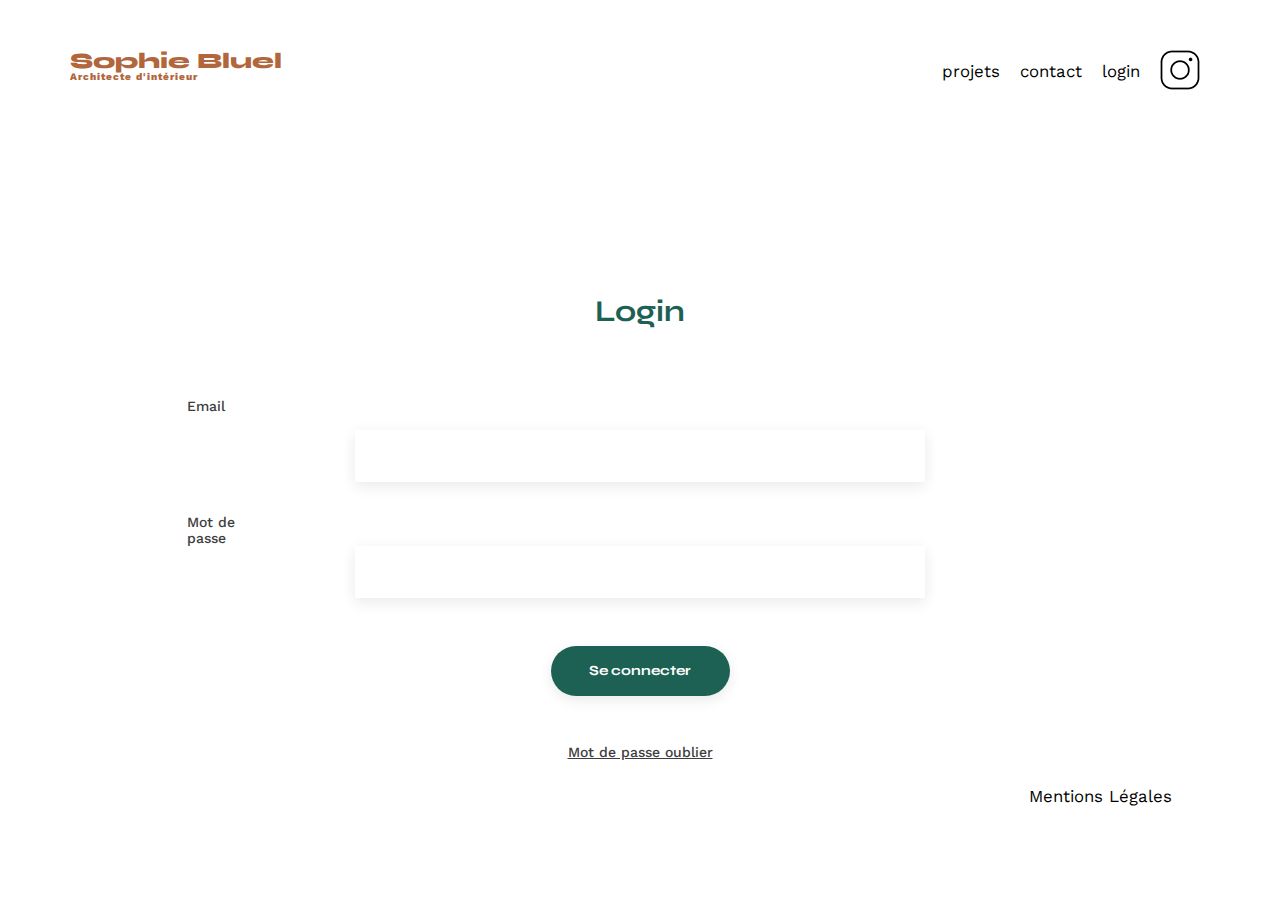
<file: Portfolio-architecte-sophie-bluel-master/FrontEnd/login.html>
<!DOCTYPE html>
<html lang="fr">
<head>
    <meta charset="UTF-8">
    <meta name="viewport" content="width=device-width, initial-scale=1.0">
    <link rel="preconnect" href="https://fonts.googleapis.com/" />
    <link rel="preconnect" href="https://fonts.gstatic.com/" crossorigin />
    <link href="https://fonts.googleapis.com/css2?family=Syne:wght@700;800&family=Work+Sans&display=swap"rel="stylesheet"/>
    <link rel="stylesheet" href="./assets/style.css">
    <title>login</title>
</head>
<body>
    <header>
        <h1>Sophie Bluel <span>Architecte d'intérieur</span></h1>
        <nav>
            <ul>
                <li>projets</li>
                <li>contact</li>
                <li>login</li>
                <li><img src="./assets/icons/instagram.png" alt="Instagram"></li>
            </ul>
        </nav>
    </header>
<main>
    <section id="login">
        <h2 class="login_title">Login</h2>
        <form action="#" method="post">
            <label for="email">Email</label>
            <input type="email" id="email" name="email" placeholder="" required>
            <label for="pass">Mot de passe</label>
            <input type="password" id="pass" name="password" minlength= required />
            <input type="submit" value="Se connecter" />
            <a class="mp-forget" href=""> Mot de passe oublier</a>
        </form>
    </section>
</main>
<footer>
    <nav>
        <ul>
            <li>Mentions Légales</li>
        </ul>
    </nav>
</footer>
<script src="assets/js/login.js" defer ></script>
</body>
</html>
</file>
<file: Portfolio-architecte-sophie-bluel-master/FrontEnd/assets/style.css>
/* http://meyerweb.com/eric/tools/css/reset/
   v2.0 | 20110126
   License: none (public domain)
*/

html, body, div, span, applet, object, iframe,
h1, h2, h3, h4, h5, h6, p, blockquote, pre,
a, abbr, acronym, address, big, cite, code,
del, dfn, em, img, ins, kbd, q, s, samp,
small, strike, strong, sub, sup, tt, var,
b, u, i, center,
dl, dt, dd, ol, ul, li,
fieldset, form, label, legend,
table, caption, tbody, tfoot, thead, tr, th, td,
article, aside, canvas, details, embed,
figure, figcaption, footer, header, hgroup,
menu, nav, output, ruby, section, summary,
time, mark, audio, video {
	margin: 0;
	padding: 0;
	border: 0;
	font-size: 100%;
	font: inherit;
	vertical-align: baseline;
}
/* HTML5 display-role reset for older browsers */
article, aside, details, figcaption, figure,
footer, header, hgroup, menu, nav, section {
	display: block;
}
body {
	line-height: 1;
}
ol, ul {
	list-style: none;
}
blockquote, q {
	quotes: none;
}
blockquote:before, blockquote:after,
q:before, q:after {
	content: '';
	content: none;
}
table {
	border-collapse: collapse;
	border-spacing: 0;
}
/** end reset css**/
body {
	max-width: 1140px;
	margin:auto;
	font-family: 'Work Sans' ;
	font-size: 14px;
}
header {
	display: flex;
	justify-content: space-between;
	margin: 50px 0
}
section {
	margin: 50px 0
}

h1{
	display: flex;
	flex-direction: column;
	font-family: 'Syne';
	font-size: 22px;
	font-weight: 800;
	color: #B1663C
}

h1 > span {
	font-family: 'Work Sans';
	font-size:10px;
	letter-spacing: 0.1em;
;
}

h2{
	font-family: 'Syne';
	font-weight: 700;
	font-size: 30px;
	color: #1D6154
}
nav ul {
	display: flex;
	align-items: center;
	list-style-type: none;

}
nav a {
    text-decoration: none;
}

nav li {
	padding: 0 10px;
	font-size: 1.2em;
}

li:hover {
	color: #B1663C;
}
#introduction {
	display: flex;
	align-items: center;
}
#introduction figure {
	flex: 1
}
#introduction img {
	display: block;
	margin: auto;
	width: 80%;
}

#introduction article {
	flex: 1
}
#introduction h2 {
	margin-bottom: 1em;
}

#introduction p {
	margin-bottom: 0.5em;
}
#portfolio h2 {
	text-align: center;
	margin-bottom: 1em;
}
.gallery {
	width: 100%;
	display: grid;
	grid-template-columns: 1fr 1fr 1fr;
	grid-column-gap: 20px;
	grid-row-gap: 20px;
}

.gallery img {
	width: 100%;
    height: 100%;
}
#contact {
	width: 50%;
margin: auto;
}
#contact > * {
	text-align: center;

}
#contact h2{
	margin-bottom: 20px;
}
#contact form {
	text-align: left;
	margin-top:30px;
	display: flex;
	flex-direction: column;
}

#contact input {
	height: 50px;
	font-size: 1.2em;
	border: none;
	box-shadow: 0px 4px 14px rgba(0, 0, 0, 0.09);
}
#contact label {
	margin: 2em 0 1em 0;
}
#contact textarea {
	border: none;
	box-shadow: 0px 4px 14px rgba(0, 0, 0, 0.09);
}

input[type="submit"]{
	font-family: 'Syne';
	font-weight: 700;
	color: white;
	background-color: #1D6154;
	margin : 2em auto ;
	width: 180px;
	text-align: center;
	border-radius: 60px ;
}

footer nav ul {
	display: flex;
	justify-content: flex-end;
	margin: 2em
}
/* -------------------------------------------------------------------------------------------------------------------- */
/* filtre */
.tous {
	margin: 5px;
	padding: 5px;
	background-color: white;
	border: 1px solid #1D6154;
	border-radius: 20px;
	color: #1D6154; /* Couleur de texte verte /
	border-radius: 20px; / Bordure arrondie */
	cursor: pointer;
	display: flex;
	align-items: center; 
}
/* --------------------- */
.modifier {
	padding-left: 20px;
	font-family: Work Sans;
	font-size: 14px;
	font-weight: 400;
	line-height: 16px;
	letter-spacing: 0em;
	text-align: center;
	/* display: none; */

}
/* -------------------------------- */
.category-list {
	background-color: #fff;
	padding: 10px;
	margin: 20px auto;
	display: flex;
	justify-content: center;
	flex-direction: row;
	width: 500px;
	height: 37px;
	opacity: 1;
  }
  .category-item {
	margin: 5px;
	padding: 5px;
	background-color: white;
	border: 1px solid #1D6154;
	border-radius: 20px;
	color: #1D6154; /* Couleur de texte verte /
	border-radius: 20px; / Bordure arrondie */
	cursor: pointer;
	display: flex;
	align-items: center; 
  }

/* ------------------------------------------ */
#login {
    width: 50%;
    margin: auto;
    padding-top: 150px; /* 9.38rem converti en pixels */
  }
  .login_title {
    display: flex;
    justify-content: center;
    margin-bottom: 37px;
    color: #1D6154;
    text-align: center;
    font-family: Syne;
    font-size: 30px;
    font-style: normal;
    font-weight: 700;
    line-height: normal;
  }
  #login form {
    text-align: left;
    margin-top: 37px;
    display: flex;
    flex-direction: column;
  }
  #login input {
    height: 50px;
    font-size: 14px;
    border: none;
    box-shadow: 0px 4px 14px rgba(0, 0, 0, 0.09);
  }

  #login p {
    color: red;
  }
  input[type="submit"] {
    margin: 48px auto;
    border-radius: 60px;
    background: #1D6154;
    width: 179px;
    height: 36px;
    flex-shrink: 0;
    color: #FFF;
    text-align: center;
    font-family: Syne;
  }
  #login label {
    margin: 32px 0 16px 0;
    color: #3D3D3D;
    font-family: Work Sans;
    font-size: 14px;
    font-style: normal;
    font-weight: 500;
    line-height: normal;
  }
  .mp-forget {
    display: block;
    margin: auto;
    color: #3d3d3d;
    font-family: Work Sans;
    font-size: 14px;
    font-style: normal;
    font-weight: 500;
    line-height: normal;
    text-decoration-line: underline;
}
/* ----------------------------------------------------------------------------------------------------------------------------------------- */
.modal2 {
    margin-top: 60px;
    display: none;
    position: fixed;
    top: -60px;
    left: 0;
    width: 100%;
    height: 100%;
    background: rgba(0, 0, 0, 0.5);
    justify-content: center;
    align-items: center;
    z-index: 999; /* Mettez une valeur élevée pour assurer que la modal est au premier plan */
}
.modal {
    display: none;
    position: fixed;
    top: 0;
    left: 0;
    background: rgba(0, 0, 0, 0.5);
    justify-content: center;
    align-items: center;
    z-index: 999; /* Mettez une valeur élevée pour assurer que la modal est au premier plan */
}
 .close {
    position: absolute;
    top: 10px;
    right: 10px;
    font-size: 20px;
    cursor: pointer;
}
#addPhotoBtn {
	background-color: #1D6154;
	width: 237px;
	color: white;
	padding: 10px;
	border: none;
	border-radius: 5px;
	cursor: pointer;
	position: absolute;
	bottom: 20px;
	left: 50%;
	transform: translateX(-50%);
}  
button#addPhotoBtn {
    border-radius: 50px;
}
div#worksContainer {
    display: flex;
    flex-wrap: wrap;
    gap: 37px;
    margin-top: 20px;
}
/* Ajoutez ceci à votre feuille de style CSS existante ou créez-en une nouvelle */
.work-item {
    position: relative;
    margin: 5px;
    display: flex;
    justify-content: flex-end;
}
.delete-icon {
    font-size: 17px;
    color:white;
    cursor: pointer;
}
.delete-icon .fa-regular.fa-trash-can {
    color: white;
    background-color: black;
    width: 15px;
    margin-top: 5px;
  }
/* --------------------------------------------------------------------------------- */
#addPhotoModal {
    display: none;
}
.backButton {
    background: none;
    border: none;
    color: #333;
    cursor: pointer;
    font-size: 16px;
    text-decoration: none;
    display: flex;
    align-items: center;
}
.backButton i {
    Width: 21px;
    Height: 18.01px;
    position: absolute;
    left: 20px;
}
.validateButton {
	width: 237px;
	height: 36px;
	border-radius: 60px;
	background-color:  #A7A7A7;
	color: white;
	padding: 10px;
	border: none;
	border-radius: 5px;
	cursor: pointer;
	position: absolute;
	bottom: 20px;
	left: 50%;
	transform: translateX(-50%);
}

.validateButton.active {
    background-color: #1D6154;
}

.btn-logout {
    display: none;
}

.mode-edit {
    display: none;
    background-color: black;
    color: white;
    text-align: center;
    padding: 10px;
}

.custom-file-upload {
    display: inline-block;
    padding: 10px;
    cursor: pointer;
    background-color:  #CBD6DC;
    color: white;
    border: none;
    border-radius: 5px;
}

/* Masquez l'élément de téléchargement de fichier par défaut */
#imageInput {
    display: none;
}
/* Style du champ de texte pour le titre */
#titleInput {
    width: 100%;
    padding: 8px;
    margin-bottom: 10px;
    box-sizing: border-box;
    display: flex;
}
label {
    display: flex;
	font-family: Work Sans;
	font-size: 14px;
	font-weight: 600;
	line-height: 16px;
	letter-spacing: 0em;
	text-align: left;
	width: 65px;
	height: 16px;
	right: 168px;
    position: relative;
	margin-bottom: 10px;
}
.séparation {
    width: 400px;
    border: 1px solid #B3B3B3;
    position: relative;
    top: 80px;
}
.séparation1 {
	margin-top: 100px;
	width: 400px ;
	border: 1px solid #B3B3B3;
}
.work-container {
    display: flex;
    justify-content: space-between;
    align-items: center; /* Cela assure que l'icône est centrée verticalement par rapport à l'image */
}

/* Ajoutez ce style pour la classe imagePreview */
.imagePreview img {
    max-width: 100%;
    max-height: 300px; /* Vous pouvez ajuster la hauteur selon vos besoins */
    display: block;
    margin: auto;
}
/* ----------------------------------------------------------------------------- */
/* Style pour la modal */
#myModal {
    display: none;
    position: fixed;
    z-index: 1;
    left: 0;
    top: 0;
    width: 100%;
    height: 100%;
    overflow: auto;
    background-color: rgba(0, 0, 0, 0.9);
    padding-top: 60px;
}
/* Style pour le contenu de la modal 2*/
.modal-content {
    margin: auto;
    background-color: white;
    max-width: 525px;
    height: 600px;
    display: flex;
    flex-direction: column;
    align-items: center;
    top: 30%;
    padding: 20px;
    border-radius: 5px;
    position: relative;
}
/* Style pour le titre de la modal */
.modal-content h2 {
    display: flex;
    justify-content: center;
    margin: 0;
    font-family: Work Sans;
    font-size: 26px;
    font-weight: 400;
    line-height: 30px;
    letter-spacing: 0em;
    text-align: center;
}
/* Style pour le bouton de fermeture */
.close {
    color: #ccc;
    position: absolute;
    top: 10px;
    right: 25px;
    font-size: 35px;
    font-weight: bold;
    transition: color 0.3s;
}
.close:hover,
.close:focus {
    color: #fff;
    text-decoration: none;
    cursor: pointer;
}
/* Style pour le titre de la modal */
.modal-title {
    color: white; /* Ajoutez d'autres styles si nécessaire */
}
.file-label:hover {
    background-color: #2980b9;
}
.file-label {
    color: white;
    padding: 10px;
    background-color: #CBD6DC;
    color: #306685;
    cursor: pointer;
    width: 180px;
    border-radius: 50px;
    display: flex;
    justify-content: center;
    height: 30px;
    position: relative; 
}
.imageDisplay {
    display: flex;
    align-items: center;
    background: #E8F1F6;
    flex-direction: column;
    width: 420px;
    height: 169px;
    border-radius: 3px;
    margin-bottom: 20px;
}
.imageDisplay i {
    margin-top: 10px;
    font-size: 76px;
    color: #B9C5CC;
}
/* Styles pour l'icône de l'image */
.imageDisplay .custom-icon {
	margin-top: 10px;
    font-size: 76px; /* Taille de la police pour l'icône */
    color: #B9C5CC;
}
/* Styles pour le bouton de téléchargement de fichier */
.imageDisplay .custom-file-upload {
    cursor: pointer;
    width: 157px;
    border-radius: 50px;
	color:#306685;

}
.imageDisplay p {
	margin-top: 20px;
	font-family: Work Sans;
	font-weight: 400;
	line-height: 12px;
	letter-spacing: 0em;
	text-align: center;
    font-size: 16px; /* Taille de la police pour le titre */
    color: #333; /* Couleur du texte pour le titre */
    margin: 0; /* Supprimez les marges par défaut du paragraphe */
}
#imagePreview {
    z-index: 999;
    width: 129px;
    height: 193px;
    position: relative;
    bottom: 90px;
}
/* Ajoutez cette classe pour masquer les éléments au départ */
.hide {
    display: none;
}
p.description {
    position: absolute;
    top: 205px;
}
input#titleInput {
    width: 400px;
    height: 50px;
  margin-bottom: 40px;
}
select#categorySelect {
    width: 400px;
    height: 50px;
    background: white;
    border: 1px solid gray;
}
label.file-label {
    position: relative;
    left: 0px;
}
button.validateButton {
    background-color: #A7A7A7;
    width: 237px;
    height: 36px;
    margin-top: 50px;
    color: white;
}
/* Ajoutez du style pour le conteneur du bouton de retour et du titre */
.modal-header {
    display: flex;
    justify-content: space-between;
    align-items: center;
    margin-bottom: 10px; /* Ajustez la marge selon vos besoins */
}
/* Style pour le bouton de retour */
.backButton {
    background: none;
    border: none;
    font-size: 24px;
    cursor: pointer;
    color: #333; /* Couleur du texte du bouton */
}
img.custom-image-style {
    position: absolute;
    top: 3px;
    height: 169px;
    right: 0px;
}
</file>
